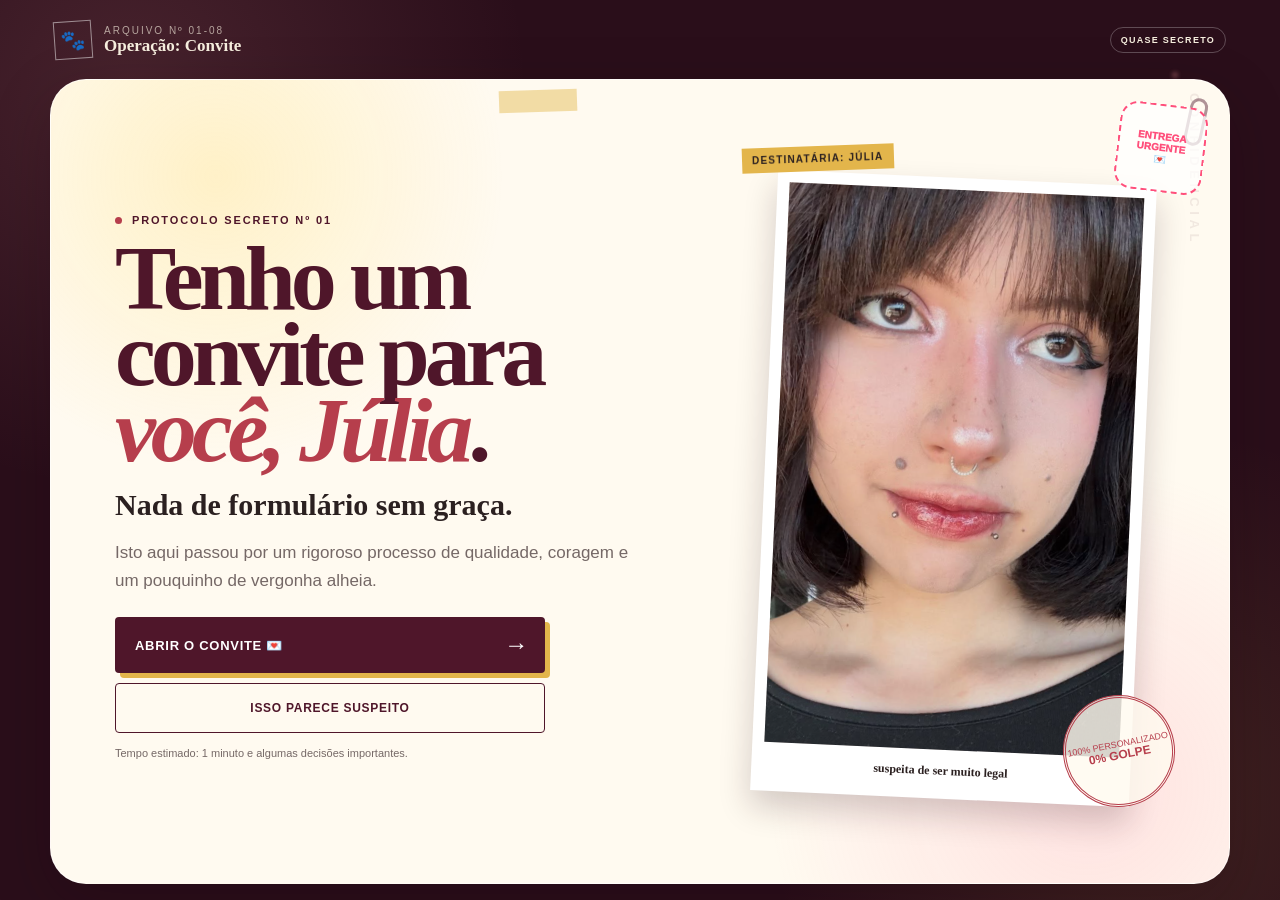
<file: index.html>
<!doctype html>
<html lang="pt-BR">
  <head>
    <meta charset="UTF-8">
    <meta name="viewport" content="width=device-width, initial-scale=1, viewport-fit=cover">
    <meta name="robots" content="noindex, nofollow, noarchive">
    <meta name="theme-color" content="#4f162a">
    <meta name="description" content="Um documento confidencial sobre macarrão, rock, café e intenções suspeitamente boas.">
    <meta property="og:title" content="Júlia recebeu um convite extremamente sério">
    <meta property="og:description" content="Um documento confidencial sobre macarrão, rock, café e intenções suspeitamente boas.">
    <meta property="og:type" content="website">
    <meta property="og:image" content="assets/social-preview.webp">
    <meta name="twitter:card" content="summary_large_image">
    <meta name="twitter:title" content="Júlia recebeu um convite extremamente sério">
    <meta name="twitter:description" content="Um documento confidencial sobre macarrão, rock, café e intenções suspeitamente boas.">
    <meta name="twitter:image" content="assets/social-preview.webp">
    <link rel="icon" href="favicon.svg" type="image/svg+xml">
    <link rel="manifest" href="site.webmanifest">
    <link rel="stylesheet" href="styles.css">
    <title>Júlia recebeu um convite extremamente sério</title>
  </head>
  <body>
    <div class="ambient" aria-hidden="true"><span></span><span></span><span></span></div>
    <div class="romantic-transition" id="romanticTransition" hidden role="dialog" aria-modal="true" aria-labelledby="romanticTransitionTitle">
      <div class="romantic-pop">
        <span class="float-heart heart-one" aria-hidden="true">♥</span>
        <span class="float-heart heart-two" aria-hidden="true">♥</span>
        <span class="float-heart heart-three" aria-hidden="true">♥</span>
        <img src="assets/gatinho-coracoes.webp" width="627" height="640" alt="Gatinho com corações e uma rosa">
        <p id="romanticTransitionTitle">Alerta: níveis suspeitos de fofura detectados.</p>
        <small>O gatinho autorizou a abertura do convite.</small>
        <button class="transition-button" id="continueRomanticTransition" type="button"><span>CONTINUAR O CONVITE</span><b aria-hidden="true">→</b></button>
      </div>
    </div>
    <main class="app-shell" id="app">
      <header class="topbar">
        <div class="brand-mark" aria-hidden="true">🐾</div>
        <div>
          <p class="eyebrow">ARQUIVO Nº 01-08</p>
          <p class="brand">Operação: Convite</p>
        </div>
        <span class="security-tag">QUASE SECRETO</span>
        <button class="home-button" id="homeButton" type="button" data-action="restart" hidden>↺ INÍCIO</button>
      </header>

      <div class="progress-wrap" id="progressWrap" hidden>
        <div class="progress-meta"><span id="progressLabel">Etapa 1 de 8</span><span id="progressPercent">12%</span></div>
        <div class="progress-track" role="progressbar" aria-valuemin="0" aria-valuemax="100" aria-valuenow="12"><span id="progressBar"></span></div>
      </div>

      <section class="stage is-active opening-stage" data-step="0" aria-labelledby="openingTitle">
        <div class="document opening-document">
          <span class="tape tape-left" aria-hidden="true"></span>
          <span class="paperclip" aria-hidden="true"></span>
          <span class="mail-stamp" aria-hidden="true">ENTREGA<br>URGENTE<br>💌</span>
          <div class="opening-grid">
            <div class="opening-copy">
              <p class="kicker"><span class="red-dot"></span> Protocolo secreto nº 01</p>
              <h1 id="openingTitle">Tenho um convite para <em>você, Júlia</em>.</h1>
              <p class="lead">Nada de formulário sem graça.</p>
              <p class="body-copy">Isto aqui passou por um rigoroso processo de qualidade, coragem e um pouquinho de vergonha alheia.</p>
              <div class="opening-actions">
                <button class="primary-button" id="openInvitation" type="button">
                  <span>ABRIR O CONVITE 💌</span><b aria-hidden="true">→</b>
                </button>
                <button class="secondary-button opening-suspicious" id="suspiciousButton" type="button" aria-expanded="false">ISSO PARECE SUSPEITO</button>
              </div>
              <p class="suspicion-reply" id="suspicionReply" hidden>Justo. Mas o setor de auditoria confirmou: é só um convite e algumas piadas ruins.</p>
              <p class="microcopy">Tempo estimado: 1 minuto e algumas decisões importantes.</p>
            </div>
            <div class="photo-zone" aria-label="Identificação da convidada">
              <span class="case-label">DESTINATÁRIA: JÚLIA</span>
              <figure class="polaroid">
                <img id="juliaPhoto" src="assets/julia.webp" onerror="this.onerror=null;this.src='assets/julia-placeholder.svg'" width="560" height="560" alt="Espaço reservado para uma foto de Júlia">
                <figcaption>suspeita de ser muito legal</figcaption>
              </figure>
              <div class="round-stamp">100% PERSONALIZADO<br><strong>0% GOLPE</strong></div>
            </div>
          </div>
        </div>
      </section>

      <section class="stage" data-step="1" aria-labelledby="termsTitle">
        <div class="document flow-document compact-document">
          <div class="doc-heading">
            <span class="section-number">01</span>
            <div><p class="kicker">Termos quase jurídicos</p><h2 id="termsTitle">Antes de continuar…</h2></div>
          </div>
          <div class="notice-box">
            <span class="notice-icon" aria-hidden="true">§</span>
            <p>Este convite pode conter comida, conversa, piadas ruins e o Iure tentando agir naturalmente.</p>
          </div>
          <div class="choice-stack" id="termsActions">
            <button class="primary-button wide" type="button" data-action="accept-terms"><span>LI E ACEITO OS RISCOS</span><b aria-hidden="true">→</b></button>
            <button class="secondary-button wide" id="lawyerButton" type="button" data-action="lawyer">QUERO CHAMAR MEU ADVOGADO</button>
          </div>
          <div class="lawyer-result" id="lawyerResult" hidden>
            <span class="mini-stamp">PARECER EMITIDO</span>
            <p>Seu advogado analisou o caso e recomendou continuar. Ele também pediu uma sobremesa como honorário.</p>
          </div>
          <p class="legal-microcopy">Ao prosseguir, você não abre mão de nenhum direito. Inclusive do direito de rir deste documento.</p>
        </div>
      </section>

      <section class="stage" data-step="2" aria-labelledby="catTitle">
        <div class="document flow-document cat-document">
          <div class="doc-heading">
            <span class="section-number">02</span>
            <div><p class="kicker">Protocolo felino</p><h2 id="catTitle">Teste obrigatório de compatibilidade</h2></div>
          </div>
          <p class="intro-copy">Você tem poucos segundos para reagir ao gatinho romântico. Não fui eu que fiz as regras.</p>
          <div class="cat-layout">
            <figure class="evidence-card">
              <span class="evidence-label">PROVA A</span><span class="urgent-stamp">URGENTE</span>
              <img src="assets/gatinho-romantico.webp" width="960" height="960" alt="Gatinho segurando uma rosa com uma frase divertida sobre reagir ao gatinho romântico">
              <figcaption>EVIDÊNCIA Nº 07 — NÃO IGNORAR</figcaption>
            </figure>
            <div class="reaction-panel">
              <p class="panel-label">Selecione sua reação oficial:</p>
              <div class="option-list" role="radiogroup" aria-label="Reação ao gatinho">
                <button class="select-option" type="button" role="radio" aria-checked="false" data-field="reaction" data-value="Aceito a flor 🌹"><span>Aceito a flor 🌹</span><i>○</i></button>
                <button class="select-option" type="button" role="radio" aria-checked="false" data-field="reaction" data-value="Eu ri, mas achei fofo 😂"><span>Eu ri, mas achei fofo 😂</span><i>○</i></button>
                <button class="select-option" type="button" role="radio" aria-checked="false" data-field="reaction" data-value="O gatinho me convenceu 🥹"><span>O gatinho me convenceu 🥹</span><i>○</i></button>
              </div>
              <p class="selection-feedback" id="reactionFeedback" aria-live="polite"></p>
            </div>
          </div>
          <div class="stage-actions"><button class="back-button" type="button" data-back>← VOLTAR</button><button class="primary-button" type="button" data-next disabled><span>CONTINUAR</span><b>→</b></button></div>
        </div>
      </section>

      <section class="stage" data-step="3" aria-labelledby="activityTitle">
        <div class="document flow-document activity-document">
          <div class="doc-heading heading-with-stamp">
            <span class="section-number">03</span>
            <div><p class="kicker">Alocação de recursos</p><h2 id="activityTitle">Escolha onde o investimento do Iure será aplicado</h2></div>
            <span class="zero-cost-stamp">CUSTO PARA JÚLIA<br><strong>R$ 0,00</strong></span>
          </div>
          <p class="intro-copy">Após uma análise financeira extremamente irresponsável, três opções foram aprovadas. Você escolhe e o patrocinador oficial cuida da conta.</p>
          <p class="program-note">Oferecimento: programa social <strong>Iure Paga e Não Reclama</strong>.</p>
          <div class="activity-grid" role="radiogroup" aria-label="Escolha do rolê">
            <button class="activity-card" type="button" role="radio" aria-checked="false" data-field="activity" data-value="Jantar/macarrão">
              <span class="activity-icon" aria-hidden="true">🍝</span><span class="card-index">OPÇÃO 01</span><h3>JANTAR COM MACARRÃO</h3>
              <p>Macarrão, conversa e o risco controlado de alguém sair com molho na roupa.</p>
              <span class="card-seal">Carboidrato financiado pelo Iure</span>
              <small>A conta fica com o patrocinador oficial. Sua carteira pode tirar a noite para refletir sobre a própria inutilidade.</small><i>○</i>
            </button>
            <button class="activity-card" type="button" role="radio" aria-checked="false" data-field="activity" data-value="Barzinho de rock">
              <span class="activity-icon" aria-hidden="true">🎸</span><span class="card-index">OPÇÃO 02</span><h3>BARZINHO DE ROCK</h3>
              <p>Rock, uma bebida gelada e avaliações desnecessariamente sérias sobre a playlist.</p>
              <span class="card-seal">Volume alto, custo zero</span>
              <small>Entrada, bebida sem álcool e opiniões sobre bandas ficam por conta do Iure. Você leva sua presença.</small><i>○</i>
            </button>
            <button class="activity-card" type="button" role="radio" aria-checked="false" data-field="activity" data-value="Cafeteria/Padoca">
              <span class="activity-icon" aria-hidden="true">☕</span><span class="card-index">OPÇÃO 03</span><h3>CAFETERIA / PADOCA</h3>
              <p>Café, pão de queijo, alguma coisa doce e uma conversa que pode durar mais que o planejado.</p>
              <span class="card-seal">Café patrocinado e aprovado pelas avós</span>
              <small>Café e acompanhamentos financiados pelo fundo nacional de boas intenções do Iure.</small><i>○</i>
            </button>
          </div>
          <p class="selection-feedback" id="activityFeedback" aria-live="polite"></p>
          <p class="legal-reminder">Reforçando por motivos jurídicos: você não vai gastar nada.</p>
          <div class="stage-actions"><button class="back-button" type="button" data-back>← VOLTAR</button><button class="primary-button" type="button" data-next disabled><span>ESCOLHER O DIA</span><b>→</b></button></div>
        </div>
      </section>

      <section class="stage" data-step="4" aria-labelledby="dateTitle">
        <div class="document flow-document compact-document">
          <div class="doc-heading"><span class="section-number">04</span><div><p class="kicker">Agenda oficial</p><h2 id="dateTitle">Quando este evento histórico deve acontecer?</h2></div></div>
          <p class="intro-copy">Caso o dia 01 não funcione, o calendário aceitou negociar.</p>
          <div class="date-options" role="radiogroup" aria-label="Escolha da data">
            <button class="date-card" type="button" role="radio" aria-checked="false" data-date-mode="main"><span class="calendar-sheet"><b>AGO</b><strong>01</strong><small>SÁBADO</small></span><span><strong>Sábado, 01 de agosto</strong><small>de 2026 · data oficialmente sugerida</small></span><i>○</i></button>
            <button class="date-card" type="button" role="radio" aria-checked="false" data-date-mode="other"><span class="calendar-sheet alt"><b>OUTRO</b><strong>?</strong><small>DIA</small></span><span><strong>Outro dia</strong><small>O calendário está aberto a contrapropostas.</small></span><i>○</i></button>
          </div>
          <div class="field-group" id="otherDateWrap" hidden><label for="otherDate">Escolha a nova data</label><input id="otherDate" type="date" inputmode="none"><p class="field-error" id="dateError" role="alert"></p></div>
          <div class="stage-actions"><button class="back-button" type="button" data-back>← VOLTAR</button><button class="primary-button" type="button" data-next disabled><span>ESCOLHER HORÁRIO</span><b>→</b></button></div>
        </div>
      </section>

      <section class="stage" data-step="5" aria-labelledby="timeTitle">
        <div class="document flow-document compact-document">
          <div class="doc-heading"><span class="section-number">05</span><div><p class="kicker">Controle de pontualidade</p><h2 id="timeTitle">Qual horário permite que o Iure tente parecer pontual?</h2></div></div>
          <p class="intro-copy">A operação começa depois das 18h. Antes disso, ainda é território do expediente.</p>
          <div class="time-grid" role="radiogroup" aria-label="Escolha do horário">
            <button type="button" role="radio" aria-checked="false" data-time="18:00">18:00</button><button type="button" role="radio" aria-checked="false" data-time="18:30">18:30</button>
            <button type="button" role="radio" aria-checked="false" data-time="19:00">19:00</button><button type="button" role="radio" aria-checked="false" data-time="19:30">19:30</button>
            <button type="button" role="radio" aria-checked="false" data-time="20:00">20:00</button><button type="button" role="radio" aria-checked="false" data-time="20:30">20:30</button>
            <button type="button" role="radio" aria-checked="false" data-time="21:00">21:00</button><button type="button" role="radio" aria-checked="false" data-time="21:30">21:30</button>
            <button type="button" role="radio" aria-checked="false" data-time="22:00">22:00</button><button type="button" role="radio" aria-checked="false" data-time="other">OUTRO HORÁRIO</button>
          </div>
          <div class="field-group" id="otherTimeWrap" hidden><label for="otherTime">Informe um horário depois das 18h</label><input id="otherTime" type="time" min="18:00" step="300"><p class="field-error" id="timeError" role="alert"></p></div>
          <div class="stage-actions"><button class="back-button" type="button" data-back>← VOLTAR</button><button class="primary-button" type="button" data-next disabled><span>ÚLTIMOS DETALHES</span><b>→</b></button></div>
        </div>
      </section>

      <section class="stage" data-step="6" aria-labelledby="preferencesTitle">
        <div class="document flow-document compact-document">
          <div class="doc-heading"><span class="section-number">06</span><div><p class="kicker">Cláusulas opcionais</p><h2 id="preferencesTitle">Últimos detalhes da operação</h2></div></div>
          <p class="intro-copy">Marque tudo que ajudar o departamento de planejamento a não improvisar demais.</p>
          <fieldset class="preferences-list"><legend>Preferências opcionais</legend>
            <label><input type="checkbox" value="Prefiro um lugar mais tranquilo"><span>Prefiro um lugar mais tranquilo</span></label>
            <label><input type="checkbox" value="Pode ser surpresa"><span>Pode ser surpresa</span></label>
            <label><input type="checkbox" value="Quero sobremesa"><span>Quero sobremesa</span></label>
            <label><input type="checkbox" value="Não quero lugar muito cheio"><span>Não quero lugar muito cheio</span></label>
            <label><input type="checkbox" value="Confio no seu gosto, por algum motivo"><span>Confio no seu gosto, por algum motivo</span></label>
          </fieldset>
          <div class="field-group"><label for="note">Alguma observação, exigência ou cláusula contratual?</label><textarea id="note" maxlength="250" rows="3" placeholder="Exemplo: sem coentro, por favor. Este é um assunto sério."></textarea><div class="field-meta"><span>Opcional</span><span id="noteCount">0/250</span></div></div>
          <div class="stage-actions"><button class="back-button" type="button" data-back>← VOLTAR</button><button class="primary-button" type="button" data-next><span>REVISAR CONTRATO</span><b>→</b></button></div>
        </div>
      </section>

      <section class="stage" data-step="7" aria-labelledby="reviewTitle">
        <div class="document flow-document review-document">
          <div class="contract-top"><div><p class="kicker">Documento para conferência</p><h2 id="reviewTitle">CONTRATO PROVISÓRIO DO ROLÊ</h2></div><span class="contract-id">REF. 01/08/2026</span></div>
          <div class="contract-grid">
            <div class="contract-main"><dl class="summary-list">
              <div><dt>Convidada</dt><dd>Júlia</dd></div><div><dt>Responsável pela operação</dt><dd>Iure</dd></div>
              <div><dt>Reação ao gatinho</dt><dd id="summaryReaction">—</dd></div>
              <div><dt>Rolê escolhido</dt><dd id="summaryActivity">—</dd><button type="button" data-edit="3">EDITAR</button></div>
              <div><dt>Data</dt><dd id="summaryDate">—</dd><button type="button" data-edit="4">EDITAR</button></div>
              <div><dt>Horário</dt><dd id="summaryTime">—</dd><button type="button" data-edit="5">EDITAR</button></div>
              <div><dt>Preferências</dt><dd id="summaryPreferences">—</dd><button type="button" data-edit="6">EDITAR</button></div>
              <div><dt>Observação</dt><dd id="summaryNote">—</dd></div>
            </dl></div>
            <aside class="finance-box"><span class="mini-stamp">SETOR FINANCEIRO</span><p>Responsável financeiro</p><strong>IURE</strong><p>Valor estimado para Júlia</p><strong class="price">R$ 0,00</strong><span class="exempt-stamp">CONVIDADA ISENTA<br>DE PAGAMENTO</span></aside>
          </div>
          <div class="clauses"><p><strong>Cláusula financeira:</strong> Júlia está expressamente proibida de se preocupar com a conta. Tentativas de pagamento poderão ser recusadas com educação e argumentos jurídicos inventados na hora.</p><p><strong>Multa por cancelamento:</strong> um café e uma justificativa minimamente convincente. <small>(Isso é uma brincadeira. Este departamento não aplica multas.)</small></p></div>
          <div class="hold-wrap"><button class="hold-button" id="holdButton" type="button" aria-describedby="holdHelp"><span class="hold-progress" id="holdProgress"></span><span class="hold-label">SEGURAR PARA CONFIRMAR</span><b>1,2s</b></button><p id="holdHelp">Segure com toque ou mouse. Pelo teclado, mantenha Enter ou Espaço pressionado.</p></div>
          <div class="stage-actions single-back"><button class="back-button" type="button" data-back>← VOLTAR E CONFERIR</button></div>
        </div>
      </section>

      <section class="stage" data-step="8" aria-labelledby="sendingTitle">
        <div class="document flow-document status-document">
          <div class="loader-seal" aria-hidden="true"><span></span><strong>I</strong></div>
          <p class="kicker">Protocolo em andamento</p><h2 id="sendingTitle">Enviando para o departamento responsável…</h2>
          <p class="sending-message" id="sendingMessage" aria-live="polite">Consultando o gatinho…</p>
          <div class="sending-track"><span></span></div>
        </div>
      </section>

      <section class="stage" data-step="9" aria-labelledby="successTitle">
        <div class="confetti" aria-hidden="true"></div>
        <div class="document flow-document success-document">
          <span class="success-stamp">APROVADO</span>
          <p class="kicker">Operação concluída</p><h2 id="successTitle">ROLÊ CONFIRMADO E PATROCÍNIO APROVADO</h2>
          <p id="successCopy">Suas escolhas foram registradas. Agora o Iure precisa cumprir suas funções como organizador e patrocinador oficial desta operação.</p>
          <div class="success-summary"><div><span>ROLÊ</span><strong id="successActivity">—</strong></div><div><span>DATA</span><strong id="successDate">—</strong></div><div><span>HORÁRIO</span><strong id="successTime">—</strong></div><div><span>CUSTO PARA JÚLIA</span><strong>R$ 0,00</strong></div></div>
          <div class="success-actions"><button class="primary-button" type="button" id="calendarButton"><span>ADICIONAR AO CALENDÁRIO</span><b>＋</b></button><a class="secondary-button" id="whatsappButton" target="_blank" rel="noopener">MANDAR MENSAGEM PARA O IURE</a><button class="secondary-button" type="button" data-action="review-again">REVER O CONVITE</button></div>
          <button class="restart-button" type="button" data-action="restart">Recomeçar convite</button>
        </div>
      </section>

      <section class="stage" data-step="error" aria-labelledby="errorTitle">
        <div class="document flow-document status-document error-document"><span class="error-mark">!</span><p class="kicker">Falha de comunicação</p><h2 id="errorTitle">Parece que o pombo-correio digital se perdeu.</h2><p id="errorCopy">Você pode tentar novamente ou avisar o Iure pelo WhatsApp.</p><div class="choice-stack"><button class="primary-button wide" type="button" data-action="retry"><span>TENTAR NOVAMENTE</span><b>↻</b></button><a class="secondary-button wide" id="fallbackWhatsapp" target="_blank" rel="noopener">AVISAR PELO WHATSAPP</a><button class="secondary-button wide" type="button" data-action="back-review">VOLTAR E CONFERIR</button></div></div>
      </section>

      <div class="live-region" id="liveRegion" aria-live="polite" aria-atomic="true"></div>
    </main>
    <script src="config.js"></script>
    <script src="script.js"></script>
  </body>
</html>
</file>
<file: styles.css>
:root {
  --wine: #4f162a;
  --wine-dark: #2a0e1a;
  --red: #b63e4c;
  --rose: #cf7f83;
  --cream: #f7efdf;
  --paper: #fffaf0;
  --ink: #2b2020;
  --muted: #756866;
  --gold: #e3b54b;
  --line: rgba(79, 22, 42, .18);
  --shadow: 0 18px 60px rgba(25, 6, 14, .24);
  font-family: Inter, ui-sans-serif, -apple-system, BlinkMacSystemFont, "Segoe UI", sans-serif;
}

* { box-sizing: border-box; }

html { background: var(--wine-dark); }

html, body { min-height: 100%; margin: 0; }

body {
  min-height: 100vh;
  min-height: 100dvh;
  overflow-x: hidden;
  color: var(--ink);
  background:
    radial-gradient(circle at 10% 10%, rgba(207, 127, 131, .18), transparent 25rem),
    radial-gradient(circle at 90% 90%, rgba(227, 181, 75, .12), transparent 24rem),
    var(--wine-dark);
  padding: max(14px, env(safe-area-inset-top)) max(14px, env(safe-area-inset-right)) max(14px, env(safe-area-inset-bottom)) max(14px, env(safe-area-inset-left));
}

button, input, textarea { font: inherit; }
button { touch-action: manipulation; }
button:focus-visible, input:focus-visible, textarea:focus-visible { outline: 3px solid var(--gold); outline-offset: 3px; }

.ambient span { position: fixed; border-radius: 999px; filter: blur(2px); opacity: .45; pointer-events: none; }
.ambient span:nth-child(1) { width: 9px; height: 9px; background: var(--gold); top: 15%; left: 5%; }
.ambient span:nth-child(2) { width: 6px; height: 6px; background: var(--rose); top: 8%; right: 8%; }
.ambient span:nth-child(3) { width: 10px; height: 10px; border: 2px solid var(--gold); bottom: 12%; right: 5%; }

.app-shell { width: min(1180px, 100%); min-height: calc(100vh - 28px); min-height: calc(100dvh - 28px); margin: 0 auto; display: flex; flex-direction: column; }
.topbar { min-height: 62px; display: flex; align-items: center; gap: 12px; color: var(--cream); padding: 4px 4px 14px; }
.brand-mark { width: 38px; height: 38px; border: 1px solid rgba(255,255,255,.5); display: grid; place-items: center; transform: rotate(-4deg); font: 700 20px Georgia, serif; }
.eyebrow, .brand { margin: 0; }
.eyebrow { font-size: 10px; letter-spacing: .2em; opacity: .65; }
.brand { font: 600 17px Georgia, serif; }
.security-tag { margin-left: auto; border: 1px solid rgba(255,255,255,.25); border-radius: 999px; padding: 7px 10px; font-size: 9px; font-weight: 800; letter-spacing: .14em; }
.home-button { margin-left: auto; min-height: 36px; padding: 7px 11px; border: 2px solid var(--cream); border-radius: 999px; background: transparent; color: var(--cream); font-size: 9px; font-weight: 900; letter-spacing: .08em; cursor: pointer; }
.home-button[hidden], .security-tag[hidden] { display: none !important; }

.stage { display: none; flex: 1; }
.stage.is-active { display: grid; place-items: center; animation: stageIn .45s ease both; }
.document { position: relative; width: 100%; background: var(--paper); border: 1px solid rgba(255,255,255,.6); box-shadow: var(--shadow); }
.opening-document { min-height: min(730px, calc(100dvh - 92px)); padding: clamp(24px, 5vw, 68px); display: flex; flex-direction: column; justify-content: center; overflow: hidden; }
.opening-document::before { content: "CONFIDENCIAL"; position: absolute; right: -42px; top: 82px; transform: rotate(90deg); font-weight: 900; letter-spacing: .35em; color: rgba(79,22,42,.08); font-size: 13px; }
.opening-grid { display: grid; grid-template-columns: 1.12fr .88fr; align-items: center; gap: clamp(32px, 7vw, 96px); }
.kicker { font-size: 11px; letter-spacing: .17em; text-transform: uppercase; font-weight: 800; color: var(--wine); }
.red-dot { display: inline-block; width: 7px; height: 7px; border-radius: 50%; background: var(--red); margin-right: 5px; }
h1 { margin: 14px 0 18px; font: 800 clamp(52px, 8vw, 92px)/.83 Georgia, serif; color: var(--wine); letter-spacing: -.055em; }
h1 em { color: var(--red); font-weight: inherit; }
.lead { max-width: 540px; font: 600 clamp(21px, 2.6vw, 30px)/1.18 Georgia, serif; margin: 0 0 16px; }
.body-copy { max-width: 590px; font-size: clamp(14px, 1.6vw, 17px); line-height: 1.65; color: var(--muted); }
.stamp-row { display: flex; gap: 8px; flex-wrap: wrap; margin: 22px 0; }
.stamp-row span { border: 2px solid var(--red); color: var(--red); padding: 7px 10px 5px; font-size: 10px; font-weight: 900; letter-spacing: .1em; transform: rotate(-1deg); }
.stamp-row span:nth-child(2) { border-color: var(--wine); color: var(--wine); transform: rotate(1.5deg); }
.primary-button { min-height: 56px; border: 0; background: var(--wine); color: white; padding: 12px 16px 12px 20px; display: inline-flex; align-items: center; justify-content: space-between; gap: 18px; border-radius: 4px; font-weight: 850; font-size: 13px; letter-spacing: .055em; cursor: pointer; box-shadow: 5px 5px 0 var(--gold); transition: transform .18s ease, box-shadow .18s ease; }
.primary-button:hover { transform: translate(-2px,-2px); box-shadow: 7px 7px 0 var(--gold); }
.primary-button b { font-size: 24px; font-weight: 400; }
.microcopy { color: var(--muted); font-size: 11px; margin: 14px 0 0; }
.photo-zone { position: relative; padding: 34px 22px 20px; }
.case-label { position: absolute; top: 2px; left: 0; background: var(--gold); padding: 7px 10px; font-size: 10px; font-weight: 900; letter-spacing: .12em; transform: rotate(-2deg); z-index: 2; }
.polaroid { margin: 0; background: white; padding: 12px 12px 20px; box-shadow: 0 16px 32px rgba(42,14,26,.2); transform: rotate(2.6deg); }
.polaroid img { display: block; width: 100%; aspect-ratio: 4/5; object-fit: cover; background: #ead8ce; }
.polaroid figcaption { text-align: center; margin-top: 14px; font: 700 12px Georgia, serif; letter-spacing: .13em; }
.round-stamp { position: absolute; right: -10px; bottom: 12px; width: 112px; height: 112px; border: 3px double var(--red); border-radius: 50%; display: grid; place-content: center; text-align: center; color: var(--red); font-size: 9px; line-height: 1.15; transform: rotate(-11deg); background: rgba(255,250,240,.82); }
.round-stamp strong { font-size: 12px; }
.hand-note { position: absolute; left: -20px; bottom: -18px; color: var(--wine); font: italic 15px Georgia, serif; transform: rotate(-5deg); }
.tape { position: absolute; width: 78px; height: 22px; background: rgba(227,181,75,.45); top: 10px; left: 38%; transform: rotate(-2deg); }
.paperclip { position: absolute; width: 18px; height: 48px; border: 3px solid rgba(79,22,42,.45); border-radius: 12px; right: 24px; top: 18px; transform: rotate(12deg); }
.document-footer { position: absolute; left: clamp(24px,5vw,68px); right: clamp(24px,5vw,68px); bottom: 18px; border-top: 1px solid var(--line); padding-top: 10px; display: flex; gap: 18px; justify-content: space-between; color: var(--muted); font-size: 8px; font-weight: 800; letter-spacing: .08em; }
.progress-wrap { color: var(--cream); padding: 0 4px 14px; }
.progress-meta { display: flex; justify-content: space-between; margin-bottom: 7px; font-size: 10px; letter-spacing: .11em; text-transform: uppercase; }
.progress-track { height: 3px; background: rgba(255,255,255,.17); overflow: hidden; }
.progress-track span { display: block; height: 100%; width: 12%; background: var(--gold); transition: width .35s ease; }
.live-region { position: fixed; width: 1px; height: 1px; overflow: hidden; clip: rect(0,0,0,0); }

.flow-document { min-height: min(760px, calc(100dvh - 106px)); max-height: calc(100dvh - 106px); overflow-y: auto; overscroll-behavior: contain; padding: clamp(28px, 4.2vw, 58px); scrollbar-color: var(--rose) transparent; scrollbar-width: thin; }
.compact-document { width: min(820px, 100%); min-height: min(690px, calc(100dvh - 106px)); display: flex; flex-direction: column; justify-content: center; }
.doc-heading { display: flex; align-items: flex-start; gap: 18px; border-bottom: 1px solid var(--line); padding-bottom: 20px; margin-bottom: 24px; }
.doc-heading h2, .contract-top h2, .status-document h2, .success-document h2 { margin: 4px 0 0; color: var(--wine); font: 750 clamp(30px, 4.2vw, 50px)/.98 Georgia, serif; letter-spacing: -.035em; }
.section-number { flex: 0 0 48px; height: 48px; display: grid; place-items: center; background: var(--wine); color: white; font: 700 18px Georgia, serif; transform: rotate(-2deg); }
.doc-heading .kicker { margin: 0; }
.notice-box { display: flex; align-items: center; gap: 20px; border: 1px solid var(--line); background: #f2e5d5; padding: clamp(20px,3vw,32px); margin: 18px 0 26px; }
.notice-box p { margin: 0; font: 600 clamp(19px,2.5vw,26px)/1.35 Georgia, serif; }
.notice-icon { flex: 0 0 58px; height: 58px; display: grid; place-items: center; border: 2px solid var(--red); border-radius: 50%; color: var(--red); font: 700 30px Georgia, serif; }
.choice-stack { display: grid; gap: 12px; width: min(520px,100%); }
.wide { width: 100%; text-align: center; justify-content: center; }
.secondary-button { min-height: 50px; border: 1px solid var(--wine); background: transparent; color: var(--wine); padding: 13px 18px; border-radius: 4px; display: inline-flex; align-items: center; justify-content: center; font-size: 12px; font-weight: 850; letter-spacing: .06em; text-decoration: none; cursor: pointer; }
.secondary-button:hover { background: rgba(79,22,42,.06); }
.lawyer-result { margin-top: 20px; background: #fff5d7; border-left: 4px solid var(--gold); padding: 16px 18px; }
.lawyer-result p { margin: 8px 0 0; line-height: 1.5; }
.mini-stamp { color: var(--red); font-size: 9px; font-weight: 900; letter-spacing: .16em; }
.legal-microcopy { margin: 24px 0 0; color: var(--muted); font-size: 11px; }
.intro-copy { margin: -8px 0 20px; color: var(--muted); line-height: 1.55; font-size: 15px; }
.cat-layout { display: grid; grid-template-columns: minmax(260px, .84fr) 1.16fr; align-items: center; gap: clamp(26px,5vw,70px); }
.evidence-card { position: relative; margin: 0; padding: 10px 10px 24px; background: white; box-shadow: 0 12px 28px rgba(42,14,26,.15); transform: rotate(-1.5deg); }
.evidence-card img { width: 100%; height: auto; display: block; aspect-ratio: 1; object-fit: cover; }
.evidence-card figcaption { margin-top: 12px; text-align: center; font-size: 9px; font-weight: 800; letter-spacing: .13em; }
.evidence-label { position: absolute; top: -12px; left: -12px; background: var(--gold); color: var(--wine); padding: 7px 10px; font-size: 10px; font-weight: 900; transform: rotate(-3deg); }
.urgent-stamp { position: absolute; top: 14px; right: -20px; color: var(--red); border: 3px solid var(--red); padding: 5px 8px; font-weight: 900; letter-spacing: .12em; transform: rotate(8deg); background: rgba(255,250,240,.85); }
.panel-label { color: var(--muted); font-size: 12px; font-weight: 800; text-transform: uppercase; letter-spacing: .1em; }
.option-list { display: grid; gap: 10px; }
.select-option { min-height: 58px; display: flex; justify-content: space-between; align-items: center; gap: 14px; text-align: left; background: white; border: 1px solid var(--line); padding: 12px 15px; color: var(--ink); cursor: pointer; font-weight: 650; }
.select-option i, .activity-card i, .date-card i { font-style: normal; color: var(--wine); font-size: 22px; }
.select-option[aria-checked="true"], .date-card[aria-checked="true"] { border: 2px solid var(--wine); background: #fff5e7; box-shadow: 4px 4px 0 var(--gold); }
.select-option[aria-checked="true"] i, .activity-card[aria-checked="true"] i, .date-card[aria-checked="true"] i { font-size: 0; }
.select-option[aria-checked="true"] i::after, .activity-card[aria-checked="true"] i::after, .date-card[aria-checked="true"] i::after { content: "✓"; font-size: 18px; font-weight: 900; }
.selection-feedback { min-height: 42px; margin: 14px 0 0; color: var(--wine); font: italic 14px/1.45 Georgia, serif; }
.stage-actions { display: flex; align-items: center; justify-content: space-between; gap: 16px; margin-top: 28px; padding-top: 18px; border-top: 1px solid var(--line); }
.stage-actions .primary-button { min-width: 205px; }
.primary-button:disabled { opacity: .45; cursor: not-allowed; transform: none; box-shadow: 3px 3px 0 #cdbb93; }
.back-button, .restart-button { border: 0; background: transparent; min-height: 44px; color: var(--muted); font-weight: 850; font-size: 10px; letter-spacing: .08em; cursor: pointer; }
.back-button:hover, .restart-button:hover { color: var(--wine); text-decoration: underline; }
.heading-with-stamp { padding-right: 150px; position: relative; }
.zero-cost-stamp { position: absolute; right: 4px; top: -8px; width: 128px; height: 94px; border: 3px double var(--red); display: grid; place-content: center; text-align: center; color: var(--red); font-size: 9px; font-weight: 900; letter-spacing: .08em; transform: rotate(4deg); }
.zero-cost-stamp strong { display: block; font-size: 22px; margin-top: 3px; }
.program-note, .legal-reminder { background: #fff5d7; border-left: 4px solid var(--gold); padding: 10px 13px; font-size: 12px; }
.activity-grid { display: grid; grid-template-columns: repeat(3,1fr); gap: 14px; }
.activity-card { position: relative; min-height: 350px; text-align: left; background: white; border: 1px solid var(--line); padding: 20px; color: var(--ink); cursor: pointer; display: flex; flex-direction: column; align-items: flex-start; }
.activity-card:hover { transform: translateY(-2px); box-shadow: 0 10px 22px rgba(42,14,26,.1); }
.activity-card[aria-checked="true"] { border: 3px solid var(--wine); background: #fff8eb; box-shadow: 5px 5px 0 var(--gold); padding: 18px; }
.activity-card i { position: absolute; top: 17px; right: 17px; }
.activity-icon { width: 54px; height: 54px; display: grid; place-items: center; background: #f3e2dc; border-radius: 50%; font-size: 27px; margin-bottom: 16px; }
.card-index { color: var(--red); font-size: 8px; letter-spacing: .15em; font-weight: 900; }
.activity-card h3 { font: 750 21px/1.05 Georgia, serif; color: var(--wine); margin: 7px 0 12px; }
.activity-card p { font-size: 13px; line-height: 1.5; margin: 0 0 14px; }
.activity-card small { margin-top: auto; line-height: 1.45; color: var(--muted); font-size: 10px; }
.card-seal { display: inline-block; background: var(--wine); color: white; padding: 5px 7px; margin-bottom: 14px; font-size: 8px; font-weight: 850; letter-spacing: .04em; }
.date-options { display: grid; gap: 14px; }
.date-card { display: grid; grid-template-columns: 74px 1fr 28px; align-items: center; text-align: left; gap: 18px; border: 1px solid var(--line); background: white; padding: 13px; cursor: pointer; color: var(--ink); }
.date-card > span:nth-child(2) { display: grid; gap: 5px; }
.date-card > span:nth-child(2) strong { font: 700 20px Georgia,serif; color: var(--wine); }
.date-card > span:nth-child(2) small { color: var(--muted); }
.calendar-sheet { width: 72px; height: 76px; border: 1px solid var(--line); display: grid; grid-template-rows: 19px 1fr 17px; text-align: center; background: var(--cream); }
.calendar-sheet b { color: white; background: var(--red); font-size: 9px; line-height: 19px; letter-spacing: .1em; }
.calendar-sheet strong { font: 700 32px/40px Georgia,serif; color: var(--wine); }
.calendar-sheet small { font-size: 7px; font-weight: 900; letter-spacing: .1em; }
.calendar-sheet.alt b { background: var(--wine); }
.field-group { margin-top: 18px; }
.field-group label { display: block; margin-bottom: 7px; color: var(--wine); font-size: 12px; font-weight: 800; }
.field-group input, .field-group textarea { width: 100%; min-height: 48px; border: 1px solid var(--line); background: white; color: var(--ink); padding: 12px 14px; border-radius: 3px; font-size: 16px; }
.field-group textarea { resize: vertical; line-height: 1.45; }
.field-error { min-height: 20px; color: #a01f35; font-size: 12px; margin: 6px 0 0; }
.field-meta { display: flex; justify-content: space-between; color: var(--muted); font-size: 10px; margin-top: 5px; }
.time-grid { display: grid; grid-template-columns: repeat(5,1fr); gap: 10px; }
.time-grid button { min-height: 52px; border: 1px solid var(--line); background: white; color: var(--wine); font-weight: 850; cursor: pointer; }
.time-grid button[aria-checked="true"] { background: var(--wine); color: white; border-color: var(--wine); box-shadow: 3px 3px 0 var(--gold); }
.preferences-list { border: 0; padding: 0; margin: 0; display: grid; grid-template-columns: 1fr 1fr; gap: 10px; }
.preferences-list legend { position: absolute; width: 1px; height: 1px; overflow: hidden; }
.preferences-list label { position: relative; min-height: 50px; display: flex; align-items: center; background: white; border: 1px solid var(--line); padding: 10px 12px 10px 42px; cursor: pointer; }
.preferences-list input { position: absolute; left: 14px; width: 18px; height: 18px; accent-color: var(--wine); }
.preferences-list label:has(input:checked) { border: 2px solid var(--wine); background: #fff8eb; padding: 9px 11px 9px 41px; }
.contract-top { display: flex; justify-content: space-between; gap: 18px; padding-bottom: 18px; border-bottom: 3px double var(--wine); }
.contract-top .kicker { margin: 0; }
.contract-id { align-self: flex-start; background: var(--gold); padding: 7px 9px; font-size: 9px; font-weight: 900; }
.contract-grid { display: grid; grid-template-columns: 1fr 220px; gap: 24px; margin-top: 22px; }
.summary-list { margin: 0; display: grid; grid-template-columns: 1fr 1fr; gap: 0 20px; }
.summary-list div { position: relative; min-height: 68px; border-bottom: 1px solid var(--line); padding: 10px 54px 10px 0; }
.summary-list dt { color: var(--muted); font-size: 8px; font-weight: 900; letter-spacing: .1em; text-transform: uppercase; }
.summary-list dd { margin: 6px 0 0; color: var(--wine); font: 650 15px/1.3 Georgia,serif; }
.summary-list button { position: absolute; top: 10px; right: 0; border: 0; background: transparent; color: var(--red); font-size: 8px; font-weight: 900; cursor: pointer; }
.finance-box { background: var(--wine); color: white; padding: 20px; text-align: center; display: flex; flex-direction: column; align-items: center; }
.finance-box .mini-stamp { color: var(--gold); }
.finance-box p { font-size: 9px; text-transform: uppercase; letter-spacing: .1em; opacity: .7; margin: 20px 0 5px; }
.finance-box strong { font: 700 22px Georgia,serif; }
.finance-box .price { font-size: 29px; color: var(--gold); }
.exempt-stamp { margin-top: auto; border: 2px solid var(--rose); padding: 9px; transform: rotate(-3deg); font-size: 9px; font-weight: 900; }
.clauses { margin-top: 18px; padding: 14px 18px; background: #f2e5d5; font-size: 11px; line-height: 1.55; }
.clauses p { margin: 5px 0; }
.clauses small { color: var(--muted); }
.hold-wrap { width: min(520px,100%); margin: 20px auto 0; text-align: center; }
.hold-button { position: relative; width: 100%; min-height: 62px; overflow: hidden; border: 2px solid var(--wine); background: var(--wine); color: white; padding: 12px 18px; display: flex; justify-content: space-between; align-items: center; font-weight: 900; letter-spacing: .06em; cursor: pointer; user-select: none; -webkit-user-select: none; touch-action: none; }
.hold-button b { font-size: 10px; color: var(--gold); }
.hold-progress { position: absolute; inset: 0 auto 0 0; width: 0; background: var(--red); pointer-events: none; }
.hold-button.is-holding .hold-progress { width: 100%; transition: width 1.2s linear; }
.hold-label, .hold-button b { position: relative; z-index: 1; }
.hold-wrap p { color: var(--muted); font-size: 9px; }
.single-back { justify-content: center; margin-top: 10px; padding-top: 8px; }
.status-document { width: min(680px,100%); min-height: min(560px,calc(100dvh - 106px)); display: flex; flex-direction: column; align-items: center; justify-content: center; text-align: center; }
.loader-seal { width: 102px; height: 102px; border: 2px solid var(--line); border-radius: 50%; display: grid; place-items: center; margin-bottom: 26px; position: relative; }
.loader-seal span { position: absolute; inset: -3px; border: 3px solid transparent; border-top-color: var(--red); border-right-color: var(--gold); border-radius: 50%; animation: spin 1s linear infinite; }
.loader-seal strong { font: 700 38px Georgia,serif; color: var(--wine); }
.sending-message { font: italic 18px Georgia,serif; color: var(--muted); min-height: 24px; }
.sending-track { width: min(360px,80%); height: 3px; background: #eadccb; overflow: hidden; margin-top: 18px; }
.sending-track span { display: block; width: 35%; height: 100%; background: var(--red); animation: loading 1.2s ease-in-out infinite; }
.success-document { width: min(900px,100%); text-align: center; align-items: center; justify-content: center; position: relative; }
.success-stamp { position: absolute; right: 34px; top: 34px; border: 3px solid var(--red); color: var(--red); padding: 8px 12px; font-size: 12px; font-weight: 900; letter-spacing: .14em; transform: rotate(8deg); }
.success-document > p:not(.kicker) { max-width: 650px; color: var(--muted); line-height: 1.55; }
.success-summary { width: 100%; display: grid; grid-template-columns: repeat(4,1fr); margin: 26px 0; border: 1px solid var(--line); }
.success-summary div { padding: 18px 12px; border-right: 1px solid var(--line); }
.success-summary div:last-child { border: 0; background: #fff5d7; }
.success-summary span { display: block; font-size: 8px; letter-spacing: .12em; font-weight: 900; color: var(--muted); margin-bottom: 6px; }
.success-summary strong { font: 700 15px/1.3 Georgia,serif; color: var(--wine); }
.success-actions { display: flex; flex-wrap: wrap; justify-content: center; gap: 10px; }
.restart-button { margin-top: 18px; }
.error-mark { width: 68px; height: 68px; display: grid; place-items: center; background: #fff1e6; border: 3px solid var(--red); color: var(--red); border-radius: 50%; font: 800 35px Georgia,serif; }
.confetti { pointer-events: none; position: fixed; inset: 0; background-image: radial-gradient(circle,var(--gold) 0 3px,transparent 4px),radial-gradient(circle,var(--rose) 0 2px,transparent 3px); background-size: 92px 110px, 131px 89px; opacity: .18; animation: confetti 1.8s ease-out both; }

@keyframes spin { to { transform: rotate(360deg); } }
@keyframes loading { 0% { transform: translateX(-110%); } 50% { transform: translateX(95%); } 100% { transform: translateX(300%); } }
@keyframes confetti { from { transform: translateY(-16px); opacity: .5; } to { transform: translateY(22px); opacity: .16; } }

@keyframes stageIn { from { opacity: 0; transform: translateY(12px) scale(.99); } to { opacity: 1; transform: none; } }
@keyframes documentOpen { 0% { transform: scale(.96) rotateX(-4deg); opacity: .7; } 55% { transform: scale(1.01) rotateX(1deg); } 100% { transform: none; opacity: 1; } }
.opening-document.is-opening { animation: documentOpen .5s cubic-bezier(.2,.8,.2,1); }

@media (max-width: 760px) {
  body { padding: max(10px, env(safe-area-inset-top)) max(10px, env(safe-area-inset-right)) max(10px, env(safe-area-inset-bottom)) max(10px, env(safe-area-inset-left)); }
  .topbar { min-height: 54px; }
  .security-tag { display: none; }
  .opening-document { min-height: calc(100dvh - 74px); padding: 24px 20px 66px; justify-content: flex-start; }
  .opening-grid { display: flex; flex-direction: column-reverse; gap: 18px; }
  .photo-zone { width: min(235px, 74vw); align-self: center; padding: 22px 12px 4px; }
  .polaroid { padding: 8px 8px 13px; }
  .polaroid figcaption { margin-top: 8px; font-size: 9px; }
  .round-stamp { width: 78px; height: 78px; font-size: 7px; right: -12px; bottom: -2px; }
  .round-stamp strong { font-size: 8px; }
  .hand-note { left: -30px; bottom: -7px; font-size: 12px; }
  h1 { margin: 10px 0 10px; font-size: clamp(45px, 15vw, 68px); }
  .lead { font-size: 20px; margin-bottom: 10px; }
  .body-copy { font-size: 13px; line-height: 1.5; margin: 8px 0; }
  .stamp-row { margin: 13px 0; }
  .stamp-row span { font-size: 8px; padding: 5px 7px 4px; }
  .primary-button { width: 100%; min-height: 54px; font-size: 11px; }
  .microcopy { font-size: 9px; }
  .document-footer { left: 20px; right: 20px; bottom: 10px; gap: 8px; font-size: 6px; }
  .document-footer span:nth-child(2) { display: none; }
  .flow-document, .compact-document { max-height: calc(100dvh - 80px); min-height: calc(100dvh - 80px); padding: 24px 18px max(20px,env(safe-area-inset-bottom)); justify-content: flex-start; }
  .doc-heading { gap: 12px; padding-bottom: 14px; margin-bottom: 18px; }
  .section-number { flex-basis: 38px; height: 38px; font-size: 15px; }
  .doc-heading h2, .contract-top h2, .status-document h2, .success-document h2 { font-size: clamp(27px,9vw,38px); }
  .notice-box { padding: 18px; gap: 14px; }
  .notice-icon { flex-basis: 46px; height: 46px; }
  .notice-box p { font-size: 19px; }
  .choice-stack { width: 100%; }
  .cat-layout { display: flex; flex-direction: column; gap: 18px; }
  .evidence-card { width: min(250px,75vw); }
  .reaction-panel { width: 100%; }
  .stage-actions { position: sticky; bottom: -1px; background: linear-gradient(transparent,var(--paper) 14px); padding-top: 24px; padding-bottom: max(5px,env(safe-area-inset-bottom)); z-index: 4; }
  .stage-actions .primary-button { min-width: 0; }
  .heading-with-stamp { padding-right: 0; }
  .zero-cost-stamp { position: static; margin-left: auto; width: 92px; height: 68px; font-size: 7px; flex: 0 0 auto; }
  .zero-cost-stamp strong { font-size: 15px; }
  .activity-grid { grid-template-columns: 1fr; }
  .activity-card { min-height: 235px; }
  .time-grid { grid-template-columns: repeat(3,1fr); }
  .preferences-list { grid-template-columns: 1fr; }
  .contract-top { display: block; }
  .contract-id { display: inline-block; margin-top: 10px; }
  .contract-grid { grid-template-columns: 1fr; }
  .summary-list { grid-template-columns: 1fr; }
  .finance-box { min-height: 240px; }
  .success-stamp { position: static; align-self: flex-end; margin-bottom: 10px; }
  .success-summary { grid-template-columns: 1fr 1fr; }
  .success-summary div:nth-child(2) { border-right: 0; }
  .success-summary div { border-bottom: 1px solid var(--line); }
  .success-actions { display: grid; width: 100%; }
  .success-actions > * { width: 100%; }
}

@media (max-width: 360px) {
  .photo-zone { width: min(190px, 70vw); }
  .opening-document { padding-top: 18px; }
  .body-copy { display: none; }
  .flow-document, .compact-document { padding-inline: 14px; }
  .time-grid { grid-template-columns: repeat(2,1fr); }
  .date-card { grid-template-columns: 58px 1fr 20px; gap: 10px; }
  .calendar-sheet { width: 56px; }
  .date-card > span:nth-child(2) strong { font-size: 16px; }
  .stage-actions .primary-button { font-size: 10px; }
}

@media (prefers-reduced-motion: reduce) {
  *, *::before, *::after { scroll-behavior: auto !important; animation-duration: .01ms !important; animation-iteration-count: 1 !important; transition-duration: .01ms !important; }
}

/* Tela do gatinho: permanece aberta até a pessoa escolher continuar. */
.romantic-transition {
  position: fixed;
  inset: 0;
  z-index: 100;
  display: grid;
  place-items: center;
  padding: max(12px, env(safe-area-inset-top)) max(12px, env(safe-area-inset-right)) max(12px, env(safe-area-inset-bottom)) max(12px, env(safe-area-inset-left));
  background: rgba(45, 20, 35, .82);
  opacity: 0;
  overflow-y: auto;
  overscroll-behavior: contain;
  -webkit-overflow-scrolling: touch;
  backdrop-filter: blur(6px);
  transition: opacity .2s ease;
}
.romantic-transition[hidden] { display: none; }
.romantic-transition.is-showing { opacity: 1; }
.romantic-transition.is-leaving { opacity: 0; }
.romantic-pop {
  position: relative;
  width: min(330px, 88vw);
  max-height: calc(100svh - 24px);
  max-height: calc(100dvh - 24px);
  margin: auto;
  padding: 12px 12px 22px;
  overflow-y: auto;
  text-align: center;
  background: #fff8e8;
  border: 3px solid #2d2130;
  border-radius: 26px;
  box-shadow: 8px 9px 0 #ffcc3d;
  transform: rotate(-2deg) scale(.72);
  transition: transform .32s cubic-bezier(.17,.88,.3,1.34);
}
.is-showing .romantic-pop { transform: rotate(1deg) scale(1); }
.romantic-pop img { display: block; width: 100%; height: min(52svh, 420px); object-fit: cover; border-radius: 16px; }
.romantic-pop p { margin: 14px 0 4px; color: #2d2130; font: 900 20px/1.1 "Trebuchet MS", Arial, sans-serif; }
.romantic-pop small { display: block; color: #755768; font-size: 12px; }
.transition-button {
  width: 100%;
  min-height: 50px;
  flex: 0 0 auto;
  margin-top: 14px;
  padding: 9px 12px 9px 16px;
  display: flex;
  align-items: center;
  justify-content: space-between;
  gap: 12px;
  border: 2px solid #2d2130;
  border-radius: 14px;
  background: #ff4f7b;
  color: #2d2130;
  box-shadow: 4px 4px 0 #ffd447;
  font-size: 11px;
  font-weight: 1000;
  letter-spacing: .045em;
  cursor: pointer;
}
.transition-button b { font-size: 20px; }
.transition-button:active { transform: translate(2px, 2px); box-shadow: 2px 2px 0 #ffd447; }
.float-heart { position: absolute; z-index: 2; color: #ff4f87; font-size: 34px; filter: drop-shadow(2px 2px 0 #fff); animation: heartPop .9s ease-in-out infinite alternate; }
.heart-one { top: -24px; left: 18px; transform: rotate(-18deg); }
.heart-two { top: 25%; right: -22px; font-size: 48px; animation-delay: -.25s; }
.heart-three { bottom: 56px; left: -20px; font-size: 28px; animation-delay: -.45s; }
@keyframes heartPop { from { translate: 0 3px; scale: .9; } to { translate: 0 -4px; scale: 1.08; } }

/*
  Mobile-first pass para o iPhone 16e (aprox. 390 × 844 CSS px).
  O botão da etapa fica sempre alcançável e o conteúdo principal cabe no primeiro quadro.
*/
@media (max-width: 760px) {
  :root {
    --wine: #2d2130;
    --wine-dark: #ffcf91;
    --red: #ff4f7b;
    --rose: #ff8aa8;
    --cream: #fff4d9;
    --paper: #fffaf0;
    --ink: #2d2130;
    --muted: #735c68;
    --gold: #ffd447;
    --line: rgba(45,33,48,.18);
  }

  html { background: #ffcf91; }
  body {
    height: 100vh;
    height: 100dvh;
    min-height: 0;
    overflow: hidden;
    padding: max(7px, env(safe-area-inset-top)) max(7px, env(safe-area-inset-right)) max(7px, env(safe-area-inset-bottom)) max(7px, env(safe-area-inset-left));
    background:
      radial-gradient(circle at 12% 17%, #ff7898 0 8px, transparent 9px),
      radial-gradient(circle at 88% 8%, #ffd447 0 11px, transparent 12px),
      radial-gradient(circle at 92% 85%, #ff7898 0 7px, transparent 8px),
      linear-gradient(150deg, #ffdba9, #ffb87f);
    font-family: "Trebuchet MS", ui-rounded, Arial, sans-serif;
  }

  .ambient span:nth-child(1) { width: 16px; height: 16px; background: #ff4f7b; top: 13%; left: 3%; transform: rotate(18deg); border-radius: 4px; }
  .ambient span:nth-child(2) { width: 18px; height: 18px; background: #ffd447; top: 5%; right: 4%; }
  .ambient span:nth-child(3) { width: 14px; height: 14px; border: 3px solid #2d2130; bottom: 7%; right: 3%; }

  .app-shell {
    width: 100%;
    height: 100%;
    min-height: 0;
    overflow: hidden;
  }

  .topbar {
    flex: 0 0 45px;
    min-height: 45px;
    padding: 2px 4px 7px;
    color: #2d2130;
    gap: 9px;
  }
  .brand-mark {
    width: 35px;
    height: 35px;
    border: 2px solid #2d2130;
    border-radius: 11px;
    background: #fff8e8;
    transform: rotate(-5deg);
    font-size: 18px;
    box-shadow: 3px 3px 0 #ff4f7b;
  }
  .eyebrow { font-size: 8px; opacity: .7; }
  .brand { font: 900 15px/1 "Trebuchet MS", Arial, sans-serif; }
  .security-tag { display: block; padding: 6px 8px; border: 2px solid #2d2130; background: #ffd447; color: #2d2130; font-size: 7px; transform: rotate(2deg); }

  .progress-wrap { flex: 0 0 29px; padding: 0 4px 8px; color: #2d2130; }
  .progress-meta { margin-bottom: 4px; font-size: 8px; font-weight: 900; }
  .progress-track { height: 5px; border: 1px solid #2d2130; border-radius: 999px; background: #fff8e8; }
  .progress-track span { background: #ff4f7b; }

  .stage { min-height: 0; }
  .stage.is-active { display: flex; align-items: stretch; justify-content: stretch; min-height: 0; }
  .document {
    border: 3px solid #2d2130;
    border-radius: 24px;
    background-color: #fffaf0;
    background-image: radial-gradient(rgba(45,33,48,.055) 1px, transparent 1px);
    background-size: 15px 15px;
    box-shadow: 6px 7px 0 #2d2130;
  }

  .opening-document {
    width: 100%;
    height: calc(100dvh - 59px);
    min-height: 0;
    padding: 17px 15px 15px;
    justify-content: flex-start;
    padding-top: clamp(68px, 10dvh, 88px);
    overflow: hidden;
  }
  .opening-document::before { display: none; }
  .opening-grid {
    display: grid;
    grid-template-columns: minmax(0, 1fr) 112px;
    align-items: center;
    gap: 12px;
  }
  .opening-copy { min-width: 0; }
  .opening-copy .kicker { margin: 0 0 6px; font-size: 8px; letter-spacing: .1em; }
  h1 {
    margin: 0 0 8px;
    font: 1000 clamp(39px, 12vw, 50px)/.82 "Trebuchet MS", Arial, sans-serif;
    letter-spacing: -.065em;
    transform: rotate(-1deg);
  }
  h1 em { color: #ff4f7b; font-style: normal; text-decoration: underline wavy #ffd447 4px; text-underline-offset: 4px; }
  .lead { margin: 0 0 9px; font: 900 17px/1.05 "Trebuchet MS", Arial, sans-serif; }
  .body-copy { display: none; }
  .stamp-row { display: grid; gap: 5px; margin: 9px 0 12px; }
  .stamp-row span { width: fit-content; padding: 4px 6px 3px; border: 2px solid #2d2130; background: #ffd447; color: #2d2130; font-size: 7px; box-shadow: 2px 2px 0 #ff8aa8; }
  .stamp-row span:nth-child(2) { background: #ff8aa8; border-color: #2d2130; color: #2d2130; }
  .primary-button {
    min-height: 52px;
    border: 2px solid #2d2130;
    border-radius: 15px;
    background: #ff4f7b;
    color: #2d2130;
    padding: 10px 12px;
    font-size: 10px;
    line-height: 1.15;
    box-shadow: 4px 4px 0 #ffd447;
  }
  .primary-button:hover { transform: none; box-shadow: 4px 4px 0 #ffd447; }
  .primary-button b { font-size: 20px; }
  .microcopy { display: none; }

  .photo-zone {
    width: 112px;
    align-self: center;
    padding: 24px 0 0;
  }
  .case-label { top: 0; left: -5px; width: 119px; padding: 5px 5px; text-align: center; font-size: 7px; border: 2px solid #2d2130; background: #ffd447; }
  .polaroid { width: 112px; margin: 0; padding: 6px 6px 11px; border: 2px solid #2d2130; transform: rotate(3deg); box-shadow: 4px 4px 0 #ff8aa8; }
  .polaroid img { width: 96px; height: 96px; aspect-ratio: 1; object-fit: cover; border-radius: 8px; }
  .polaroid figcaption { margin-top: 7px; font: 900 7px/1 "Trebuchet MS", Arial, sans-serif; }
  .round-stamp { width: 62px; height: 62px; right: -10px; bottom: -45px; border: 2px solid #ff4f7b; background: #fff8e8; font-size: 6px; }
  .round-stamp strong { font-size: 7px; }
  .hand-note { left: -6px; bottom: -72px; color: #2d2130; font: 900 10px/1.05 "Trebuchet MS", Arial, sans-serif; transform: rotate(-7deg); }
  .document-footer { display: none; }
  .tape { width: 54px; height: 15px; top: 6px; background: #ffd447; border: 1px solid #2d2130; }
  .paperclip { width: 14px; height: 35px; top: 9px; right: 13px; border-color: #2d2130; }

  .flow-document,
  .compact-document {
    width: 100%;
    height: calc(100dvh - 88px);
    min-height: 0;
    max-height: none;
    padding: 15px 13px 88px;
    overflow-y: auto;
    overscroll-behavior: contain;
    -webkit-overflow-scrolling: touch;
  }
  .compact-document { justify-content: flex-start; }
  .doc-heading { gap: 9px; padding-bottom: 9px; margin-bottom: 10px; }
  .section-number { flex: 0 0 34px; height: 34px; border: 2px solid #2d2130; border-radius: 11px; background: #ffd447; color: #2d2130; font: 1000 13px "Trebuchet MS", Arial, sans-serif; box-shadow: 2px 2px 0 #ff8aa8; }
  .doc-heading h2,
  .contract-top h2,
  .status-document h2,
  .success-document h2 { margin-top: 2px; font: 1000 clamp(24px, 7.7vw, 32px)/.98 "Trebuchet MS", Arial, sans-serif; letter-spacing: -.04em; }
  .doc-heading .kicker, .kicker { font-size: 7px; letter-spacing: .12em; }
  .intro-copy { margin: -1px 0 9px; font-size: 11px; line-height: 1.32; }

  .notice-box { margin: 8px 0 12px; padding: 14px; gap: 11px; border: 2px solid #2d2130; border-radius: 17px; background: #ffd447; box-shadow: 3px 3px 0 #ff8aa8; }
  .notice-icon { flex-basis: 38px; height: 38px; border: 2px solid #2d2130; background: #fff8e8; color: #2d2130; font-size: 22px; }
  .notice-box p { font: 900 16px/1.15 "Trebuchet MS", Arial, sans-serif; }
  .choice-stack { gap: 9px; }
  .secondary-button { min-height: 48px; border: 2px solid #2d2130; border-radius: 14px; background: #fff; color: #2d2130; font-size: 10px; box-shadow: 3px 3px 0 #ff8aa8; }
  .lawyer-result { margin-top: 10px; padding: 10px 12px; border: 2px solid #2d2130; border-left-width: 2px; border-radius: 13px; background: #fff3b5; }
  .lawyer-result p { margin: 5px 0 0; font-size: 11px; }
  .legal-microcopy { margin-top: 12px; font-size: 9px; }

  .cat-document .intro-copy { display: none; }
  .cat-layout { display: grid; grid-template-columns: 112px minmax(0,1fr); align-items: start; gap: 11px; }
  .evidence-card { width: 112px; padding: 5px 5px 12px; border: 2px solid #2d2130; border-radius: 13px; box-shadow: 3px 3px 0 #ffd447; transform: rotate(-2deg); }
  .evidence-card img { border-radius: 8px; }
  .evidence-card figcaption { margin-top: 6px; font-size: 6px; letter-spacing: .04em; }
  .evidence-label { top: -8px; left: -5px; padding: 4px 6px; border: 1px solid #2d2130; font-size: 7px; }
  .urgent-stamp { top: auto; right: -7px; bottom: 25px; padding: 3px 4px; border: 2px solid #ff4f7b; font-size: 6px; }
  .panel-label { margin: 0 0 6px; font-size: 8px; }
  .option-list { gap: 6px; }
  .select-option { min-height: 45px; padding: 8px 9px; border: 2px solid #2d2130; border-radius: 13px; font-size: 10px; line-height: 1.15; box-shadow: 2px 2px 0 #ffd447; }
  .select-option[aria-checked="true"], .date-card[aria-checked="true"] { border: 3px solid #2d2130; background: #ffb4c4; box-shadow: 3px 3px 0 #ffd447; }
  .selection-feedback { min-height: 28px; margin: 7px 0 0; font: 900 10px/1.25 "Trebuchet MS", Arial, sans-serif; }

  .heading-with-stamp { padding-right: 72px; }
  .zero-cost-stamp { position: absolute; right: 0; top: -4px; width: 70px; height: 58px; margin: 0; border: 2px solid #2d2130; border-radius: 12px; background: #ffd447; color: #2d2130; font-size: 6px; box-shadow: 2px 2px 0 #ff8aa8; }
  .zero-cost-stamp strong { font-size: 12px; }
  .activity-document .intro-copy { display: none; }
  .program-note, .legal-reminder { margin: 5px 0 8px; padding: 7px 9px; border: 2px solid #2d2130; border-left-width: 2px; border-radius: 11px; background: #fff1a8; font-size: 8px; }
  .activity-grid { display: grid; grid-template-columns: 1fr; gap: 7px; }
  .activity-card {
    min-height: 82px;
    display: grid;
    grid-template-columns: 46px minmax(0,1fr) 20px;
    grid-template-rows: auto auto;
    align-items: center;
    gap: 3px 8px;
    padding: 9px;
    border: 2px solid #2d2130;
    border-radius: 15px;
    box-shadow: 3px 3px 0 #ffd447;
  }
  .activity-card[aria-checked="true"] { padding: 8px; border: 3px solid #2d2130; background: #ffb4c4; box-shadow: 4px 4px 0 #ffd447; }
  .activity-icon { grid-column: 1; grid-row: 1 / 3; width: 44px; height: 44px; margin: 0; border: 2px solid #2d2130; background: #fff3b5; font-size: 23px; }
  .card-index { display: none; }
  .activity-card h3 { grid-column: 2; grid-row: 1; margin: 0; font: 1000 15px/.98 "Trebuchet MS", Arial, sans-serif; }
  .activity-card p, .activity-card small { display: none; }
  .card-seal { grid-column: 2; grid-row: 2; width: fit-content; margin: 0; padding: 3px 5px; border-radius: 5px; background: #2d2130; font-size: 6px; }
  .activity-card i { position: static; grid-column: 3; grid-row: 1 / 3; justify-self: center; }
  .activity-document .selection-feedback { min-height: 22px; }
  .activity-document .legal-reminder { margin-bottom: 0; }

  .date-options { gap: 8px; }
  .date-card { grid-template-columns: 58px minmax(0,1fr) 22px; gap: 9px; padding: 8px; border: 2px solid #2d2130; border-radius: 15px; box-shadow: 3px 3px 0 #ffd447; }
  .calendar-sheet { width: 56px; height: 60px; grid-template-rows: 16px 1fr 14px; border: 2px solid #2d2130; border-radius: 7px; overflow: hidden; }
  .calendar-sheet b { line-height: 16px; background: #ff4f7b; }
  .calendar-sheet strong { font: 1000 25px/28px "Trebuchet MS", Arial, sans-serif; }
  .date-card > span:nth-child(2) strong { font: 1000 15px/1.05 "Trebuchet MS", Arial, sans-serif; }
  .date-card > span:nth-child(2) small { font-size: 8px; }
  .field-group { margin-top: 10px; }
  .field-group label { margin-bottom: 5px; font-size: 10px; }
  .field-group input, .field-group textarea { min-height: 46px; padding: 10px 11px; border: 2px solid #2d2130; border-radius: 12px; background: #fff; }
  .field-error { min-height: 16px; font-size: 9px; }

  .time-grid { grid-template-columns: repeat(3, 1fr); gap: 7px; }
  .time-grid button { min-height: 46px; border: 2px solid #2d2130; border-radius: 12px; background: #fff; box-shadow: 2px 2px 0 #ffd447; font-size: 12px; }
  .time-grid button[aria-checked="true"] { background: #ff4f7b; color: #2d2130; border-color: #2d2130; box-shadow: 3px 3px 0 #ffd447; }

  .preferences-list { grid-template-columns: 1fr; gap: 6px; }
  .preferences-list label { min-height: 42px; padding: 7px 8px 7px 38px; border: 2px solid #2d2130; border-radius: 12px; background: #fff; font-size: 10px; }
  .preferences-list label:has(input:checked) { padding: 6px 7px 6px 37px; border: 3px solid #2d2130; background: #ffb4c4; }
  .preferences-list input { left: 11px; }
  .field-group textarea { min-height: 68px; max-height: 88px; }

  .contract-top { display: flex; align-items: flex-start; padding-bottom: 8px; }
  .contract-top h2 { font-size: 23px; }
  .contract-id { display: none; }
  .contract-grid { grid-template-columns: 1fr; gap: 8px; margin-top: 8px; }
  .summary-list { grid-template-columns: 1fr 1fr; gap: 0 8px; }
  .summary-list div { min-height: 48px; padding: 6px 35px 5px 0; }
  .summary-list div:nth-child(1), .summary-list div:nth-child(2) { display: none; }
  .summary-list dt { font-size: 6px; }
  .summary-list dd { margin-top: 3px; font: 900 10px/1.15 "Trebuchet MS", Arial, sans-serif; }
  .summary-list button { top: 6px; font-size: 6px; }
  .finance-box { min-height: 68px; display: grid; grid-template-columns: 1fr 1fr; align-items: center; gap: 2px 8px; padding: 8px 10px; border: 2px solid #2d2130; border-radius: 14px; background: #2d2130; }
  .finance-box .mini-stamp { grid-column: 1 / 3; }
  .finance-box p { display: none; }
  .finance-box strong { font: 900 13px "Trebuchet MS", Arial, sans-serif; }
  .finance-box .price { font-size: 19px; }
  .exempt-stamp { margin: 0; padding: 4px; font-size: 6px; }
  .clauses { margin-top: 7px; padding: 7px 9px; border: 2px solid #2d2130; border-radius: 12px; font-size: 8px; line-height: 1.25; }
  .clauses p { margin: 0; }
  .clauses p:nth-child(2) { display: none; }
  .review-document { padding-bottom: 158px; }

  .stage-actions {
    position: fixed;
    left: max(8px, env(safe-area-inset-left));
    right: max(8px, env(safe-area-inset-right));
    bottom: max(8px, env(safe-area-inset-bottom));
    z-index: 12;
    display: grid;
    grid-template-columns: 76px 1fr;
    gap: 8px;
    margin: 0;
    padding: 8px;
    border: 3px solid #2d2130;
    border-radius: 18px;
    background: #fff8e8;
    box-shadow: 5px 5px 0 #2d2130;
  }
  .stage-actions .primary-button { width: 100%; min-width: 0; min-height: 48px; }
  .back-button { min-height: 48px; border: 2px dashed #2d2130; border-radius: 12px; color: #2d2130; font-size: 8px; }
  .single-back { grid-template-columns: 1fr; }

  .hold-wrap {
    position: fixed;
    left: max(8px, env(safe-area-inset-left));
    right: max(8px, env(safe-area-inset-right));
    bottom: calc(max(8px, env(safe-area-inset-bottom)) + 65px);
    z-index: 13;
    width: auto;
    margin: 0;
    padding: 7px;
    border: 3px solid #2d2130;
    border-radius: 17px;
    background: #fff8e8;
    box-shadow: 5px 5px 0 #ffd447;
  }
  .hold-button { min-height: 50px; border: 2px solid #2d2130; border-radius: 11px; background: #ff4f7b; color: #2d2130; }
  .hold-wrap p { display: none; }
  .review-document .single-back { grid-template-columns: 1fr; }

  .status-document { height: calc(100dvh - 59px); min-height: 0; padding: 22px; justify-content: center; }
  .loader-seal { width: 82px; height: 82px; border: 3px solid #2d2130; background: #ffd447; }
  .sending-message { font: 900 15px "Trebuchet MS", Arial, sans-serif; }
  .success-document { padding-bottom: 20px; justify-content: flex-start; text-align: left; }
  .success-stamp { position: static; align-self: flex-end; margin: 0 0 -14px; padding: 6px 8px; border: 2px solid #2d2130; background: #ffd447; color: #2d2130; font-size: 8px; }
  .success-document > p:not(.kicker) { margin: 8px 0; font-size: 11px; }
  .success-summary { grid-template-columns: 1fr 1fr; margin: 9px 0; border: 2px solid #2d2130; border-radius: 14px; overflow: hidden; }
  .success-summary div { padding: 9px 7px; }
  .success-summary span { font-size: 6px; }
  .success-summary strong { font: 900 10px/1.15 "Trebuchet MS", Arial, sans-serif; }
  .success-actions { display: grid; width: 100%; gap: 7px; }
  .success-actions > * { width: 100%; min-height: 44px; }
  .restart-button { margin-top: 5px; }

  .home-button { min-height: 34px; padding: 6px 9px; border-color: #2d2130; background: #ffd447; color: #2d2130; font-size: 8px; box-shadow: 3px 3px 0 #ff4f7b; }
  .romantic-transition { place-items: start center; }
  .romantic-pop { width: min(330px, calc(100vw - 28px)); max-height: calc(100svh - 24px); max-height: calc(100dvh - 24px); padding: 9px 9px 13px; border-radius: 22px; box-shadow: 7px 8px 0 #ffd447; }
  .romantic-pop img { height: min(46svh, 320px); }
  .romantic-pop p { font-size: 17px; }
  .romantic-pop small { font-size: 10px; }
  .transition-button { min-height: 48px; margin-top: 11px; font-size: 9px; }
}

@media (max-height: 620px) {
  .romantic-pop img { height: min(40svh, 230px); }
  .romantic-pop p { margin-top: 9px; font-size: 15px; }
  .transition-button { min-height: 44px; margin-top: 8px; }
}

@media (max-width: 360px) {
  .security-tag { display: none; }
  .opening-grid { grid-template-columns: minmax(0,1fr) 96px; gap: 8px; }
  .photo-zone, .polaroid { width: 96px; }
  .polaroid img { width: 80px; height: 80px; }
  .case-label { width: 104px; }
  h1 { font-size: 37px; }
  .lead { font-size: 15px; }
  .doc-heading h2, .status-document h2, .success-document h2 { font-size: 23px; }
  .cat-layout { grid-template-columns: 94px minmax(0,1fr); gap: 8px; }
  .evidence-card { width: 94px; }
  .select-option { font-size: 9px; }
  .time-grid { grid-template-columns: repeat(3,1fr); }
}

/* Abertura inspirada no cartão enviado: mais leve, direta e com a foto em destaque. */
.opening-document {
  border-radius: 36px;
  background:
    radial-gradient(circle at 14% 12%, rgba(255,212,71,.24), transparent 18rem),
    radial-gradient(circle at 88% 88%, rgba(255,138,168,.22), transparent 20rem),
    #fffaf0;
}
.opening-document .mail-stamp {
  position: absolute;
  z-index: 3;
  top: 24px;
  right: 24px;
  width: 88px;
  aspect-ratio: 1;
  display: grid;
  place-content: center;
  border: 2px dashed #ff4f7b;
  border-radius: 18px;
  color: #ff4f7b;
  background: rgba(255,255,255,.72);
  text-align: center;
  font-size: 10px;
  font-weight: 1000;
  line-height: 1.12;
  transform: rotate(7deg);
}
.opening-actions { display: grid; gap: 10px; width: min(100%, 430px); margin-top: 22px; }
.opening-suspicious { width: 100%; }
.suspicion-reply {
  width: min(100%, 430px);
  margin: 12px 0 0;
  padding: 10px 12px;
  border: 2px solid var(--ink);
  border-radius: 12px;
  background: #fff2a8;
  font-size: 11px;
  font-weight: 800;
  line-height: 1.35;
}
.opening-document .polaroid figcaption {
  font-family: "Segoe Print", "Comic Sans MS", cursive;
  letter-spacing: 0;
  text-transform: none;
}

@media (max-width: 760px) {
  .opening-document {
    height: calc(100dvh - 59px);
    padding: 95px 15px 14px;
    justify-content: flex-start;
    overflow: hidden;
    border-radius: 27px;
  }
  .opening-document .tape { top: 6px; left: 24%; }
  .opening-document .paperclip { display: none; }
  .opening-document .mail-stamp {
    top: 14px;
    right: 13px;
    width: 63px;
    border-color: #ff4f7b;
    border-radius: 13px;
    background: #fff8e8;
    font-size: 7px;
  }
  .opening-grid {
    grid-template-columns: 1fr;
    grid-template-rows: auto auto;
    align-content: center;
    gap: 13px;
  }
  .opening-copy { padding-right: 56px; }
  .opening-copy .kicker { margin-bottom: 8px; }
  .opening-copy h1 {
    max-width: 290px;
    margin: 0 0 8px;
    font-size: clamp(37px, 10.8vw, 45px);
    line-height: .91;
    letter-spacing: -.06em;
    transform: rotate(-.6deg);
  }
  .opening-copy h1 em {
    display: inline;
    color: #ff4f7b;
    text-decoration: underline wavy #ffd447 3px;
    text-underline-offset: 4px;
  }
  .opening-copy .lead { margin: 0 0 4px; font-size: 15px; line-height: 1.05; }
  .opening-copy .body-copy { display: block; margin: 0; font-size: 10px; line-height: 1.28; color: #735c68; }
  .opening-actions {
    position: absolute;
    z-index: 4;
    left: 14px;
    right: 14px;
    bottom: 14px;
    width: auto;
    margin: 0;
    grid-template-columns: 1.25fr .9fr;
    gap: 8px;
  }
  .opening-actions .primary-button,
  .opening-actions .secondary-button { min-height: 48px; padding: 8px 10px; font-size: 9px; letter-spacing: .035em; }
  .opening-actions .primary-button b { font-size: 18px; }
  .opening-suspicious { box-shadow: 3px 3px 0 #ff8aa8; }
  .opening-copy .microcopy { display: block; position: absolute; left: 16px; bottom: 71px; margin: 0; font-size: 8px; }
  .suspicion-reply {
    position: absolute;
    z-index: 5;
    left: 15px;
    right: 15px;
    bottom: 73px;
    width: auto;
    margin: 0;
    padding: 8px 10px;
    font-size: 9px;
    box-shadow: 3px 3px 0 #ff8aa8;
  }
  .photo-zone {
    width: 212px;
    justify-self: center;
    align-self: center;
    padding: 23px 0 0;
    margin-top: 0;
  }
  .case-label { top: 0; left: -8px; width: auto; padding: 5px 8px; font-size: 7px; }
  .opening-document .polaroid {
    width: 212px;
    margin: 0;
    padding: 7px 7px 25px;
    border: 2px solid #2d2130;
    border-radius: 8px;
    transform: rotate(-2.3deg);
    box-shadow: 5px 6px 0 #ff8aa8;
  }
  .opening-document .polaroid img {
    width: 194px;
    height: 194px;
    aspect-ratio: 1;
    border-radius: 5px;
  }
  .opening-document .polaroid figcaption { margin-top: 7px; font-size: 10px; line-height: 1; }
  .opening-document .round-stamp {
    width: 70px;
    height: 70px;
    right: -25px;
    bottom: 12px;
    border: 2px solid #ff4f7b;
    background: #fff8e8;
    font-size: 6px;
  }
  .opening-document .round-stamp strong { font-size: 8px; }
}

@media (max-width: 360px) {
  .opening-copy h1 { font-size: 35px; }
  .opening-copy .body-copy { font-size: 9px; }
  .photo-zone, .opening-document .polaroid { width: 190px; }
  .opening-document .polaroid img { width: 172px; height: 172px; }
  .opening-actions .primary-button, .opening-actions .secondary-button { font-size: 7px; }
}

/* Etapa do gatinho: duas faixas verticais para aproveitar a tela do celular. */
@media (max-width: 760px) {
  .cat-document {
    display: flex;
    flex-direction: column;
    overflow: hidden;
    padding: 11px 12px 84px;
  }
  .cat-document .doc-heading {
    flex: 0 0 auto;
    align-items: center;
    min-height: 54px;
    margin-bottom: 7px;
    padding-bottom: 7px;
  }
  .cat-document .section-number {
    flex-basis: 36px;
    width: 36px;
    height: 36px;
  }
  .cat-document .doc-heading h2 {
    max-width: 290px;
    font-size: clamp(23px, 6.8vw, 28px);
    line-height: .94;
  }
  .cat-layout {
    flex: 1 1 auto;
    min-height: 0;
    display: grid;
    grid-template-columns: 1fr;
    grid-template-rows: minmax(300px, 1.25fr) minmax(220px, .75fr);
    gap: 9px;
    align-items: stretch;
  }
  .cat-layout .evidence-card {
    position: relative;
    width: 100%;
    height: 100%;
    min-height: 0;
    margin: 0;
    padding: 7px;
    overflow: hidden;
    border: 2px solid #2d2130;
    border-radius: 18px;
    background: linear-gradient(135deg, #ffd6e1, #fff2ad);
    box-shadow: 4px 4px 0 #ffd447;
    transform: none;
  }
  .cat-layout .evidence-card img {
    display: block;
    width: 100%;
    height: 100%;
    object-fit: contain;
    border-radius: 12px;
    background: #f6dfcf;
  }
  .cat-layout .evidence-card figcaption { display: none; }
  .cat-layout .evidence-label {
    top: 10px;
    left: 10px;
    padding: 5px 8px;
    border: 2px solid #2d2130;
    border-radius: 7px;
    font-size: 8px;
    box-shadow: 2px 2px 0 #ffd447;
  }
  .cat-layout .urgent-stamp {
    top: auto;
    right: 10px;
    bottom: 10px;
    padding: 5px 7px;
    border: 2px solid #ff4f7b;
    border-radius: 7px;
    background: #fff8e8;
    font-size: 7px;
  }
  .reaction-panel {
    min-height: 0;
    display: flex;
    flex-direction: column;
  }
  .reaction-panel .panel-label {
    flex: 0 0 auto;
    margin: 0 0 5px;
    font-size: 8px;
  }
  .reaction-panel .option-list {
    flex: 0 0 auto;
    display: grid;
    gap: 6px;
  }
  .reaction-panel .select-option {
    min-height: 56px;
    padding: 9px 12px;
    border-radius: 14px;
    font-size: 11px;
    line-height: 1.15;
  }
  .reaction-panel .selection-feedback {
    flex: 1 1 auto;
    min-height: 22px;
    margin: 6px 2px 0;
    font-size: 9px;
    line-height: 1.2;
  }
}

@media (max-width: 360px), (max-height: 760px) {
  .cat-document { padding-top: 8px; }
  .cat-document .doc-heading { min-height: 48px; margin-bottom: 5px; }
  .cat-document .doc-heading h2 { font-size: 22px; }
  .cat-layout { grid-template-rows: minmax(225px, 1fr) auto; gap: 7px; }
  .reaction-panel .select-option { min-height: 46px; padding-block: 7px; font-size: 10px; }
}
</file>
